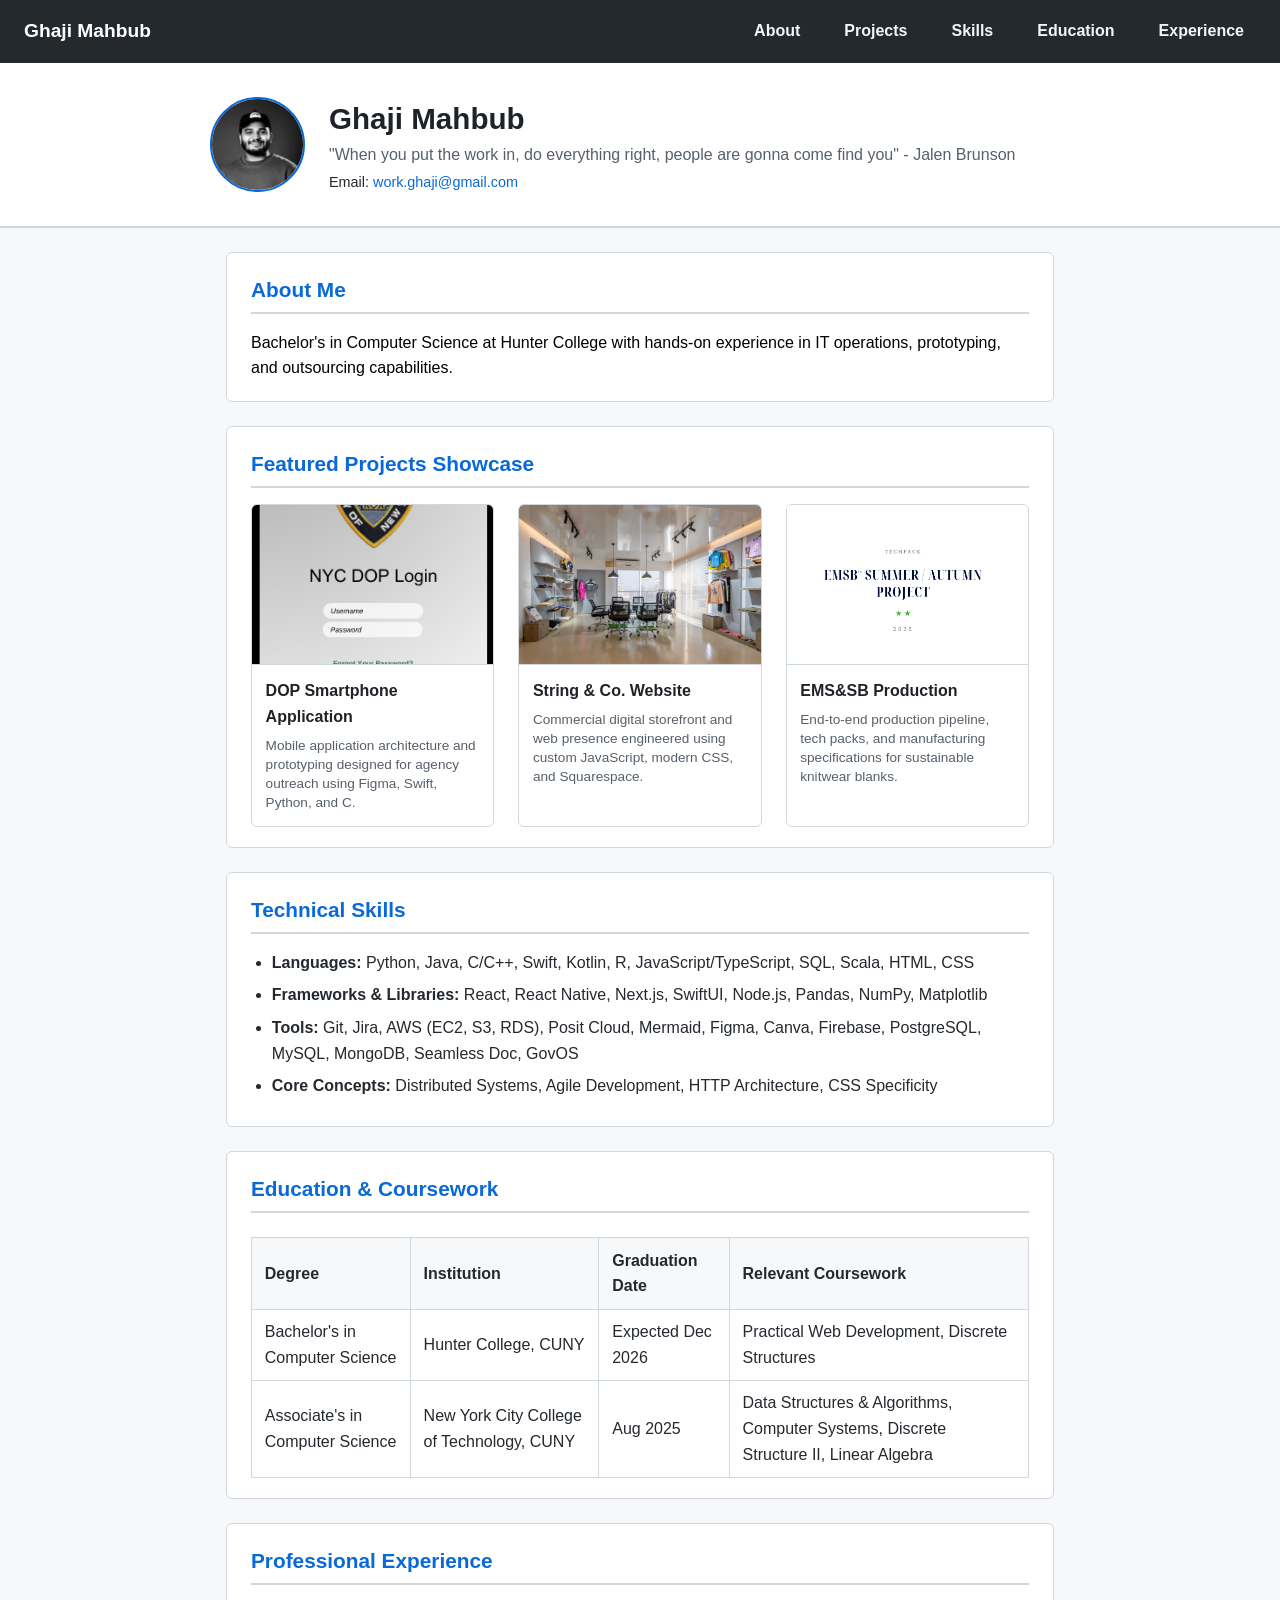
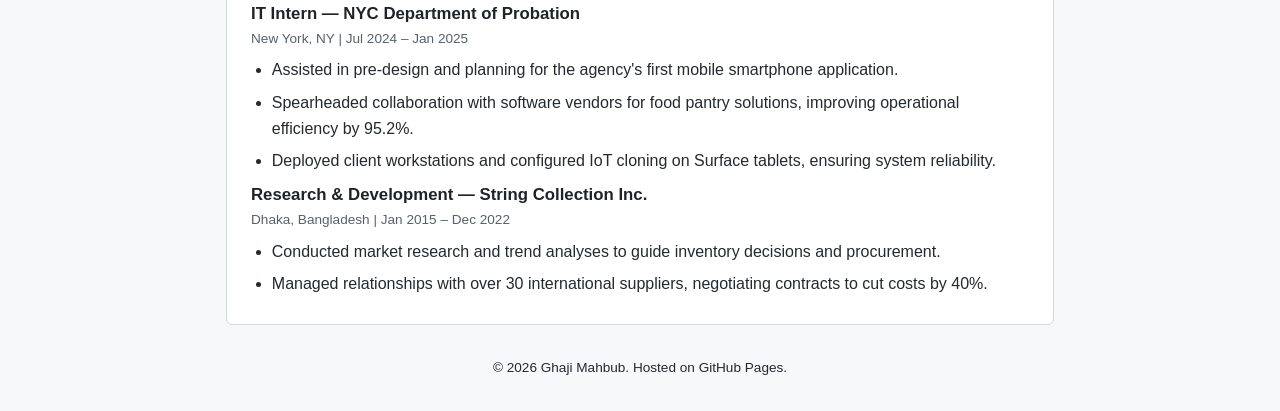
<file: index.html>
<!--Ghaji Mahbub
EMPLID 24127489
CSCI 39548
Assignment 2
Professor Arezoo Bybordi-->

<!DOCTYPE html>
<html lang="en">
<head>
  <meta charset="UTF-8">
  <meta name="viewport" content="width=device-width, initial-scale=1.0">
  <title>Ghaji Mahbub | About Me &amp; Portfolio</title>
  <link rel="stylesheet" href="style.css">
</head>
<body>

  <!-- Flexbox -->

  <nav class="navbar">
    <div class="nav-logo">
      <a href="#about">Ghaji Mahbub</a>
    </div>
    <ul class="nav-links">
      <li><a href="#about">About</a></li>
      <li><a href="#projects">Projects</a></li>
      <li><a href="#skills">Skills</a></li>
      <li><a href="#education">Education</a></li>
      <li><a href="#experience">Experience</a></li>
    </ul>
  </nav>

  <!-- Header -->

  <header>
    <div class="header-content">
      <img src="assets/headshot.jpeg" alt="Ghaji Mahbub Headshot" class="profile-photo">
      <div>
        <h1 id="user-name">Ghaji Mahbub</h1>
        <p class="subtitle">"When you put the work in, do everything right, people are gonna come find you" - Jalen Brunson</p>
        <p class="contact-info">Email: <a href="mailto:work.ghaji@gmail.com">work.ghaji@gmail.com</a></p>
      </div>
    </div>
  </header>

  <!-- Main -->

  <main>

    <!-- About Section -->

    <section id="about">
      <h2>About Me</h2>
      <p id="bio-highlight" class="bio-text">
        Bachelor's in Computer Science at Hunter College with hands-on experience in IT operations, prototyping, and outsourcing capabilities.
      </p>
    </section>

    <!-- CSS Grid Projects Showcase 3 Column Desktop Grid -->

    <section id="projects">
      <h2>Featured Projects Showcase</h2>
      <div class="projects-grid">

        <!-- Project 1 -->

        <article class="project-card">
          <img src="assets/dop.png" alt="DOP Smartphone Application" class="project-img">
          <div class="project-body">
            <h3>DOP Smartphone Application</h3>
            <p>Mobile application architecture and prototyping designed for agency outreach using Figma, Swift, Python, and C.</p>
          </div>
        </article>

        <!-- Project 2 -->
        <article class="project-card">
          <img src="assets/string.jpg" alt="String &amp; Co. Website" class="project-img">
          <div class="project-body">
            <h3>String &amp; Co. Website</h3>
            <p>Commercial digital storefront and web presence engineered using custom JavaScript, modern CSS, and Squarespace.</p>
          </div>
        </article>

        <!-- Project 3 -->
        <article class="project-card">
          <img src="assets/emsb.png" alt="EMS&amp;SB Production" class="project-img">
          <div class="project-body">
            <h3>EMS&amp;SB Production</h3>
            <p>End-to-end production pipeline, tech packs, and manufacturing specifications for sustainable knitwear blanks.</p>
          </div>
        </article>
      </div>
    </section>

    <!-- Technical Skills Section -->

    <section id="skills">
      <h2>Technical Skills</h2>
      <ul class="skills-list">
        <li><strong>Languages:</strong> Python, Java, C/C++, Swift, Kotlin, R, JavaScript/TypeScript, SQL, Scala, HTML, CSS</li>
        <li><strong>Frameworks &amp; Libraries:</strong> React, React Native, Next.js, SwiftUI, Node.js, Pandas, NumPy, Matplotlib</li>
        <li><strong>Tools:</strong> Git, Jira, AWS (EC2, S3, RDS), Posit Cloud, Mermaid, Figma, Canva, Firebase, PostgreSQL, MySQL, MongoDB, Seamless Doc, GovOS</li>
        <li><strong>Core Concepts:</strong> Distributed Systems, Agile Development, HTTP Architecture, CSS Specificity</li>
      </ul>
    </section>

    <!-- Education Section -->

    <section id="education">
      <h2>Education &amp; Coursework</h2>
      <div class="table-container">
        <table class="edu-table">
          <thead>
            <tr>
              <th scope="col">Degree</th>
              <th scope="col">Institution</th>
              <th scope="col">Graduation Date</th>
              <th scope="col">Relevant Coursework</th>
            </tr>
          </thead>
          <tbody>
            <tr>
              <td>Bachelor's in Computer Science</td>
              <td>Hunter College, CUNY</td>
              <td>Expected Dec 2026</td>
              <td>Practical Web Development, Discrete Structures</td>
            </tr>
            <tr>
              <td>Associate's in Computer Science</td>
              <td>New York City College of Technology, CUNY</td>
              <td>Aug 2025</td>
              <td>Data Structures &amp; Algorithms, Computer Systems, Discrete Structure II, Linear Algebra</td>
            </tr>
          </tbody>
        </table>
      </div>
    </section>

    <!-- Professional Experience Section -->

    <section id="experience">
      <h2>Professional Experience</h2>
      <article>
        <h3>IT Intern &mdash; NYC Department of Probation</h3>
        <p class="role-date">New York, NY | Jul 2024 &ndash; Jan 2025</p>
        <ul class="exp-list">
          <li>Assisted in pre-design and planning for the agency's first mobile smartphone application.</li>
          <li>Spearheaded collaboration with software vendors for food pantry solutions, improving operational efficiency by 95.2%.</li>
          <li>Deployed client workstations and configured IoT cloning on Surface tablets, ensuring system reliability.</li>
        </ul>
      </article>

      <article>
        <h3>Research &amp; Development &mdash; String Collection Inc.</h3>
        <p class="role-date">Dhaka, Bangladesh | Jan 2015 &ndash; Dec 2022</p>
        <ul class="exp-list">
          <li>Conducted market research and trend analyses to guide inventory decisions and procurement.</li>
          <li>Managed relationships with over 30 international suppliers, negotiating contracts to cut costs by 40%.</li>
        </ul>
      </article>
    </section>
  </main>

  <!-- Footer -->

  <footer>
    <p>&copy; 2026 Ghaji Mahbub. Hosted on GitHub Pages.</p>
  </footer>

</body>
</html>
</file>
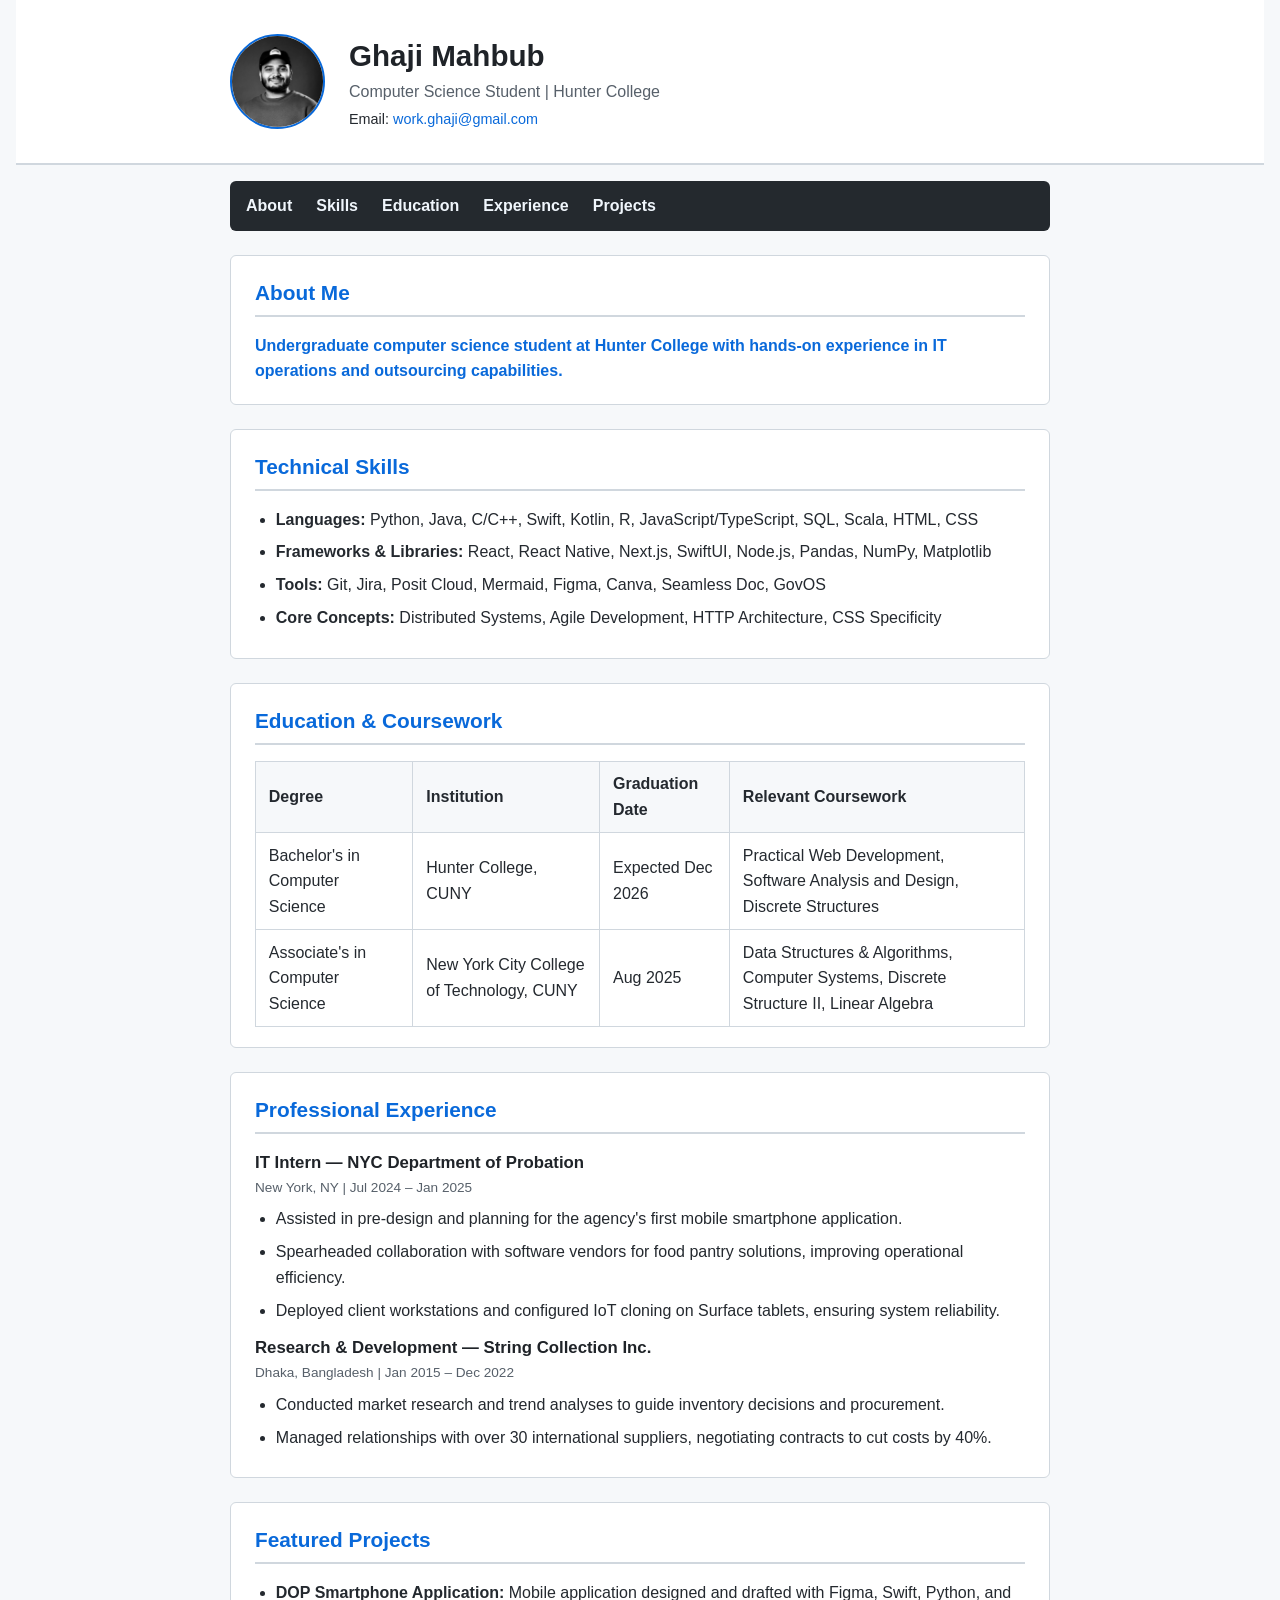
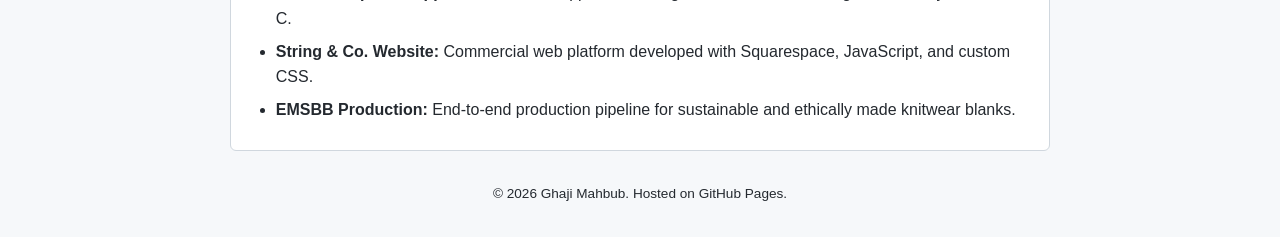
<file: Projects:Homeworks/ASSIGNMENT 1/index.html>
<!DOCTYPE html>
<html lang="en">
<head>
  <meta charset="UTF-8">
  <meta name="viewport" content="width=device-width, initial-scale=1.0">
  <title>Ghaji Mahbub - Resume</title>
  <link rel="stylesheet" href="style.css">
</head>
<body>

  <!-- Header -->
  <header>
    <div class="header-content">
      <img src="assets/headshot.jpeg" alt="Ghaji Mahbub" class="profile-photo">
      <div>
        <h1 id="user-name">Ghaji Mahbub</h1>
        <p class="subtitle">Computer Science Student | Hunter College</p>
        <p class="contact-info">Email: <a href="mailto:work.ghaji@gmail.com">work.ghaji@gmail.com</a></p>
      </div>
    </div>
  </header>

  <!-- Nav -->
  <nav>
    <ul>
      <li><a href="#about">About</a></li>
      <li><a href="#skills">Skills</a></li>
      <li><a href="#education">Education</a></li>
      <li><a href="#experience">Experience</a></li>
      <li><a href="#projects">Projects</a></li>
    </ul>
  </nav>

  <!-- Main -->
  <main>
    <!-- About Section: Targets the CSS Specificity Challenge -->
    <section id="about">
      <h2>About Me</h2>
      <p id="bio-highlight" class="bio-text">
        Undergraduate computer science student at Hunter College with hands-on experience in IT operations and outsourcing capabilities.
      </p>
    </section>

    <!-- Technical Skills Section -->
    <section id="skills">
      <h2>Technical Skills</h2>
      <ul class="skills-list">
        <li><strong>Languages:</strong> Python, Java, C/C++, Swift, Kotlin, R, JavaScript/TypeScript, SQL, Scala, HTML, CSS</li>
        <li><strong>Frameworks &amp; Libraries:</strong> React, React Native, Next.js, SwiftUI, Node.js, Pandas, NumPy, Matplotlib</li>
        <li><strong>Tools:</strong> Git, Jira, Posit Cloud, Mermaid, Figma, Canva, Seamless Doc, GovOS</li>
        <li><strong>Core Concepts:</strong> Distributed Systems, Agile Development, HTTP Architecture, CSS Specificity</li>
      </ul>
    </section>

    <!-- Education Section -->
    <section id="education">
      <h2>Education &amp; Coursework</h2>
      <table class="edu-table">
        <thead>
          <tr>
            <th scope="col">Degree</th>
            <th scope="col">Institution</th>
            <th scope="col">Graduation Date</th>
            <th scope="col">Relevant Coursework</th>
          </tr>
        </thead>
        <tbody>
          <tr>
            <td>Bachelor's in Computer Science</td>
            <td>Hunter College, CUNY</td>
            <td>Expected Dec 2026</td>
            <td>Practical Web Development, Software Analysis and Design, Discrete Structures</td>
          </tr>
          <tr>
            <td>Associate's in Computer Science</td>
            <td>New York City College of Technology, CUNY</td>
            <td>Aug 2025</td>
            <td>Data Structures &amp; Algorithms, Computer Systems, Discrete Structure II, Linear Algebra</td>
          </tr>
        </tbody>
      </table>
    </section>

    <!-- Professional Experience Section -->
    <section id="experience">
      <h2>Professional Experience</h2>
      <article>
        <h3>IT Intern &mdash; NYC Department of Probation</h3>
        <p class="role-date">New York, NY | Jul 2024 &ndash; Jan 2025</p>
        <ul class="exp-list">
          <li>Assisted in pre-design and planning for the agency's first mobile smartphone application.</li>
          <li>Spearheaded collaboration with software vendors for food pantry solutions, improving operational efficiency.</li>
          <li>Deployed client workstations and configured IoT cloning on Surface tablets, ensuring system reliability.</li>
        </ul>
      </article>

      <article>
        <h3>Research &amp; Development &mdash; String Collection Inc.</h3>
        <p class="role-date">Dhaka, Bangladesh | Jan 2015 &ndash; Dec 2022</p>
        <ul class="exp-list">
          <li>Conducted market research and trend analyses to guide inventory decisions and procurement.</li>
          <li>Managed relationships with over 30 international suppliers, negotiating contracts to cut costs by 40%.</li>
        </ul>
      </article>
    </section>

    <!-- Projects Section -->
    <section id="projects">
      <h2>Featured Projects</h2>
      <ul class="exp-list">
        <li><strong>DOP Smartphone Application:</strong> Mobile application designed and drafted with Figma, Swift, Python, and C.</li>
        <li><strong>String &amp; Co. Website:</strong> Commercial web platform developed with Squarespace, JavaScript, and custom CSS.</li>
        <li><strong>EMSBB Production:</strong> End-to-end production pipeline for sustainable and ethically made knitwear blanks.</li>
      </ul>
    </section>
  </main>

  <!-- Footer -->
  <footer>
    <p>&copy; 2026 Ghaji Mahbub. Hosted on GitHub Pages.</p>
  </footer>

</body>
</html>
</file>
<file: style.css>
/* Ghaji Mahbub
EMPLID 24127489
CSCI 39548
Assignment 2
Professor Arezoo Bybordi */

* {
  box-sizing: border-box;
  margin: 0;
  padding: 0;
}

body {
  font-family: Arial, Helvetica, sans-serif;
  line-height: 1.6;
  background-color: #f6f8fa;
  color: #24292f;
}

/* Flexbox */

.navbar {
  display: flex;
  justify-content: space-between;
  align-items: center;
  background-color: #24292e;
  padding: 1rem 1.5rem;
  position: sticky;
  top: 0;
  z-index: 1000;
}

.nav-logo a {
  color: #ffffff;
  font-size: 1.2rem;
  font-weight: 700;
  text-decoration: none;
}

.nav-links {
  display: flex;
  list-style: none;
  gap: 1.25rem;
  align-items: center;
}

.nav-links a {
  color: #f0f6fc;
  text-decoration: none;
  font-weight: 600;
  padding: 0.4rem 0.75rem;
  border-radius: 4px;
  transition: background-color 0.2s ease, color 0.2s ease;
}

.nav-links a:hover {
  background-color: #0969da;
  color: #ffffff;
}

/* HEADER */

header {
  background-color: #ffffff;
  border-bottom: 2px solid #d0d7de;
  padding: 2rem 1rem;
}

.header-content {
  max-width: 860px;
  margin: 0 auto;
  display: flex;
  align-items: center;
  gap: 1.5rem;
}

.profile-photo {
  width: 95px;
  height: 95px;
  border-radius: 50%;
  object-fit: cover;
  border: 2px solid #0969da;
  flex-shrink: 0;
}

#user-name {
  font-size: 1.85rem;
  color: #1f2328;
}

.subtitle {
  color: #57606a;
  font-size: 1rem;
}

.contact-info {
  font-size: 0.9rem;
  margin-top: 0.2rem;
}

.contact-info a {
  color: #0969da;
  text-decoration: none;
}

.contact-info a:hover {
  text-decoration: underline;
}

/* Main content and sections */

main {
  max-width: 860px;
  margin: 1.5rem auto;
  padding: 0 1rem;
}

section {
  background-color: #ffffff;
  border: 1px solid #d0d7de;
  border-radius: 6px;
  padding: 1.25rem 1.5rem;
  margin-bottom: 1.5rem;
}

h2 {
  font-size: 1.3rem;
  color: #0969da;
  border-bottom: 2px solid #d0d7de;
  padding-bottom: 0.35rem;
  margin-bottom: 1rem;
}

h3 {
  font-size: 1.05rem;
  color: #1f2328;
  margin-top: 0.5rem;
}

.role-date {
  font-size: 0.85rem;
  color: #57606a;
  margin-bottom: 0.5rem;
}

.skills-list, .exp-list {
  padding-left: 1.3rem;
  margin-top: 0.4rem;
}

.skills-list li, .exp-list li {
  margin-bottom: 0.45rem;
}

/* CSS grid (Desktop) */

.projects-grid {
  display: grid;
  grid-template-columns: repeat(3, 1fr);
  grid-gap: 1.5rem;
  margin-top: 0.5rem;
}

.project-card {
  background-color: #ffffff;
  border: 1px solid #d0d7de;
  border-radius: 6px;
  overflow: hidden;
  display: flex;
  flex-direction: column;
}

/* Image Sizing */

.project-img {
  width: 100%;
  height: 160px;
  object-fit: cover;
  object-position: center;
  background-color: #f6f8fa;
  border-bottom: 1px solid #d0d7de;
  display: block;
}

.project-body {
  padding: 0.85rem;
  display: flex;
  flex-direction: column;
  flex-grow: 1;
}

.project-body h3 {
  margin-top: 0;
  margin-bottom: 0.4rem;
  font-size: 1rem;
}

.project-body p {
  font-size: 0.85rem;
  color: #57606a;
  line-height: 1.4;
}

/* Table Styling */

.table-container {
  overflow-x: auto;
}

.edu-table {
  width: 100%;
  border-collapse: collapse;
  margin-top: 0.5rem;
}

.edu-table th, .edu-table td {
  border: 1px solid #d0d7de;
  padding: 0.6rem 0.8rem;
  text-align: left;
}

.edu-table th {
  background-color: #f6f8fa;
  font-weight: 600;
}

p {
  color: #24292f;
  font-weight: 400;
}

.bio-text {
  color: #cf222e;
  font-weight: 500;
}

#bio-highlight {
  color: #000000;
  font-weight: 500;
}

/* FOOTER */

footer {
  max-width: 860px;
  margin: 2rem auto;
  text-align: center;
  font-size: 0.85rem;
  color: #57606a;
}


   /* Responsive Media Queries (Mobile) */

@media (max-width: 768px) {

  /* Mobile - Links stack vertically */

  .navbar {
    flex-direction: column;
    align-items: flex-start;
    gap: 0.75rem;
    padding: 1rem;
  }

  .nav-links {
    flex-direction: column;
    width: 100%;
    gap: 0.4rem;
  }

  .nav-links li {
    width: 100%;
  }

  .nav-links a {
    display: block;
    width: 100%;
    padding: 0.5rem;
  }

  /* Header which wraps cleanly */

  .header-content {
    flex-direction: column;
    text-align: center;
    gap: 1rem;
  }

  /* Mobile - 3 column grid collapses to 1 column layout */

  .projects-grid {
    grid-template-columns: 1fr;
    grid-gap: 1.25rem;
  }

  .project-img {
    height: 180px;
  }

  /* Typography adjustments for mobile readability */

  #user-name {
    font-size: 1.5rem;
  }

  .subtitle {
    font-size: 0.95rem;
  }

  h2 {
    font-size: 1.15rem;
  }
}
</file>
<file: Projects:Homeworks/ASSIGNMENT 1/style.css>
/* GLOBAL STYLES */
* {
  box-sizing: border-box;
  margin: 0;
  padding: 0;
}

body {
  font-family: Arial, Helvetica, sans-serif;
  line-height: 1.6;
  background-color: #f6f8fa;
  color: #24292f;
  padding: 0 1rem;
}

/* HEADER */
header {
  background-color: #ffffff;
  border-bottom: 2px solid #d0d7de;
  padding: 2rem 1rem;
}

.header-content {
  max-width: 820px;
  margin: 0 auto;
  display: flex;
  align-items: center;
  gap: 1.5rem;
}

.profile-photo {
  width: 95px;
  height: 95px;
  border-radius: 50%;
  object-fit: cover;
  border: 2px solid #0969da;
}

/* ID Selector */
#user-name {
  font-size: 1.85rem;
  color: #1f2328;
}

.subtitle {
  color: #57606a;
  font-size: 1rem;
}

.contact-info {
  font-size: 0.9rem;
  margin-top: 0.2rem;
}

.contact-info a {
  color: #0969da;
  text-decoration: none;
}

.contact-info a:hover {
  text-decoration: underline;
}

/* NAVIGATION */
nav {
  max-width: 820px;
  margin: 1rem auto 1.5rem auto;
  background-color: #24292e;
  border-radius: 6px;
  padding: 0.75rem 1rem;
}

nav ul {
  list-style: none;
  display: flex;
  gap: 1.5rem;
}

nav a {
  color: #f0f6fc;
  text-decoration: none;
  font-weight: 600;
}

nav a:hover {
  text-decoration: underline;
}

/* MAIN CONTENT & SECTIONS */
main {
  max-width: 820px;
  margin: 0 auto;
}

section {
  background-color: #ffffff;
  border: 1px solid #d0d7de;
  border-radius: 6px;
  padding: 1.25rem 1.5rem;
  margin-bottom: 1.5rem;
}

h2 {
  font-size: 1.3rem;
  color: #0969da;
  border-bottom: 2px solid #d0d7de;
  padding-bottom: 0.35rem;
  margin-bottom: 1rem;
}

h3 {
  font-size: 1.05rem;
  color: #1f2328;
  margin-top: 0.75rem;
}

.role-date {
  font-size: 0.85rem;
  color: #57606a;
  margin-bottom: 0.5rem;
}

.skills-list, .exp-list {
  padding-left: 1.3rem;
  margin-top: 0.4rem;
}

.skills-list li, .exp-list li {
  margin-bottom: 0.45rem;
}

/* TABLE STYLING */
.edu-table {
  width: 100%;
  border-collapse: collapse;
  margin-top: 0.5rem;
}

.edu-table th, .edu-table td {
  border: 1px solid #d0d7de;
  padding: 0.6rem 0.8rem;
  text-align: left;
}

.edu-table th {
  background-color: #f6f8fa;
  font-weight: 600;
}

p {
  color: #24292f;
  font-weight: 400;
}

.bio-text {
  color: #cf222e;
  font-weight: 500;
}

#bio-highlight {
  color: #0969da;
  font-weight: 600;
}

/* FOOTER */
footer {
  max-width: 820px;
  margin: 2rem auto;
  text-align: center;
  font-size: 0.85rem;
  color: #57606a;
}
</file>
